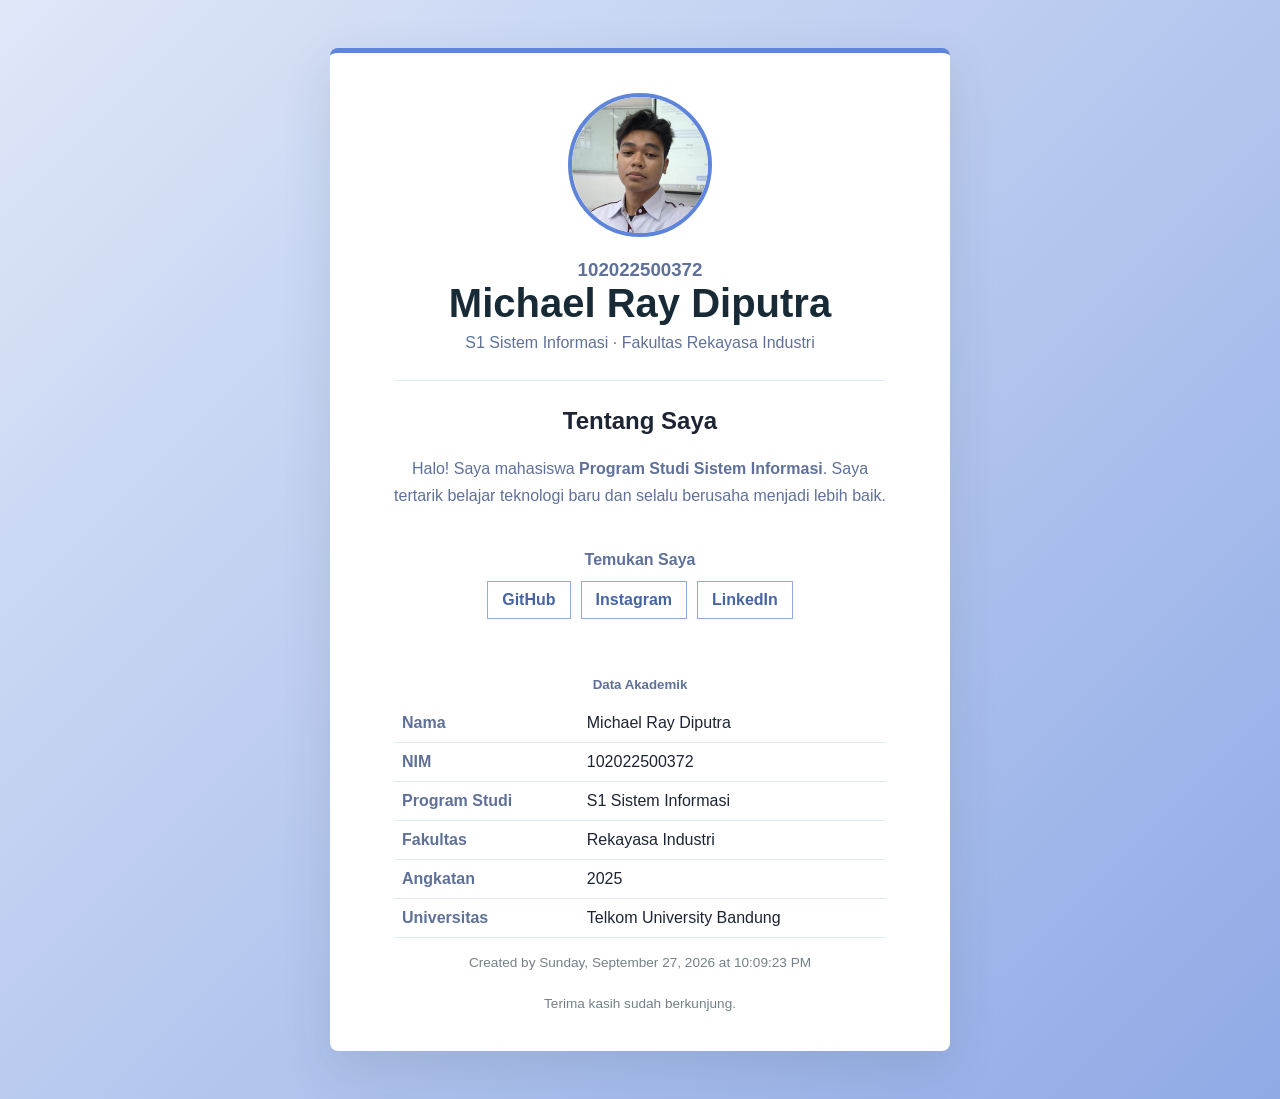
<file: LATIHANPRAKTIKUM_M1_MICHAEL/index.html>
<!doctype html>
<html lang="id">
  <head>
    <meta charset="UTF-8" />
    <meta name="viewport" content="width=device-width, initial-scale=1.0" />
    <meta name="description" content="Profil singkat mahasiswa dan tautan media sosial." />
    <title>Personal Web</title>
    <link rel="icon" href="src/favicon.ico" />
    <link rel="stylesheet" href="style.css" />
  </head>

  <body>
    <main class="profile">
      <header class="profile-header">
        <img class="profile-img" src="src/20260304_151713.jpg" alt="Foto profil michael" />
        <h3 class="subtitle">102022500372</h3>
        <h1>Michael Ray Diputra</h1>
        <p class="subtitle">S1 Sistem Informasi · Fakultas Rekayasa Industri</p>
      </header>

      <div class="about">
        <h2 id="about-title">Tentang Saya</h2>
        <p>
          Halo! Saya mahasiswa <strong>Program Studi Sistem Informasi</strong>. Saya tertarik belajar teknologi baru dan selalu berusaha menjadi lebih baik.
        </p>
      </div>

      <div class="social">
        <h4 id="social-title">Temukan Saya</h4>
        <nav class="social-links">
          <a href="https://github.com/michaeldiputra" target="_blank">GitHub</a>
          <a href="https://www.instagram.com/michael_257raydi" target="_blank">Instagram</a>
          <a href="https://www.linkedin.com/in/michaeldiputra" target="_blank">LinkedIn</a>
        </nav>
      </div>

      <div class="details">
        <h5 id="details-title">Data Akademik</h5>
        <table aria-labelledby="details-title">
          <tbody>
            <tr>
              <th scope="row">Nama</th>
              <td>Michael Ray Diputra</td>
            </tr>
            <tr>
              <th scope="row">NIM</th>
              <td>102022500372</td>
            </tr>
            <tr>
              <th scope="row">Program Studi</th>
              <td>S1 Sistem Informasi</td>
            </tr>
            <tr>
              <th scope="row">Fakultas</th>
              <td>Rekayasa Industri</td>
            </tr>
            <tr>
              <th scope="row">Angkatan</th>
              <td>2025</td>
            </tr>
            <tr>
              <th scope="row">Universitas</th>
              <td>Telkom University Bandung</td>
            </tr>
          </tbody>
        </table>
        <p class="created">
          Created by
          <time datetime="2026-09-27T22:09:23+07:00">Sunday, September 27, 2026 at 10:09:23 PM</time>
        </p>
      </div>

      <footer>
        <h6>Terima kasih sudah berkunjung.</h6>
      </footer>
    </main>
  </body>
</html>
</file>
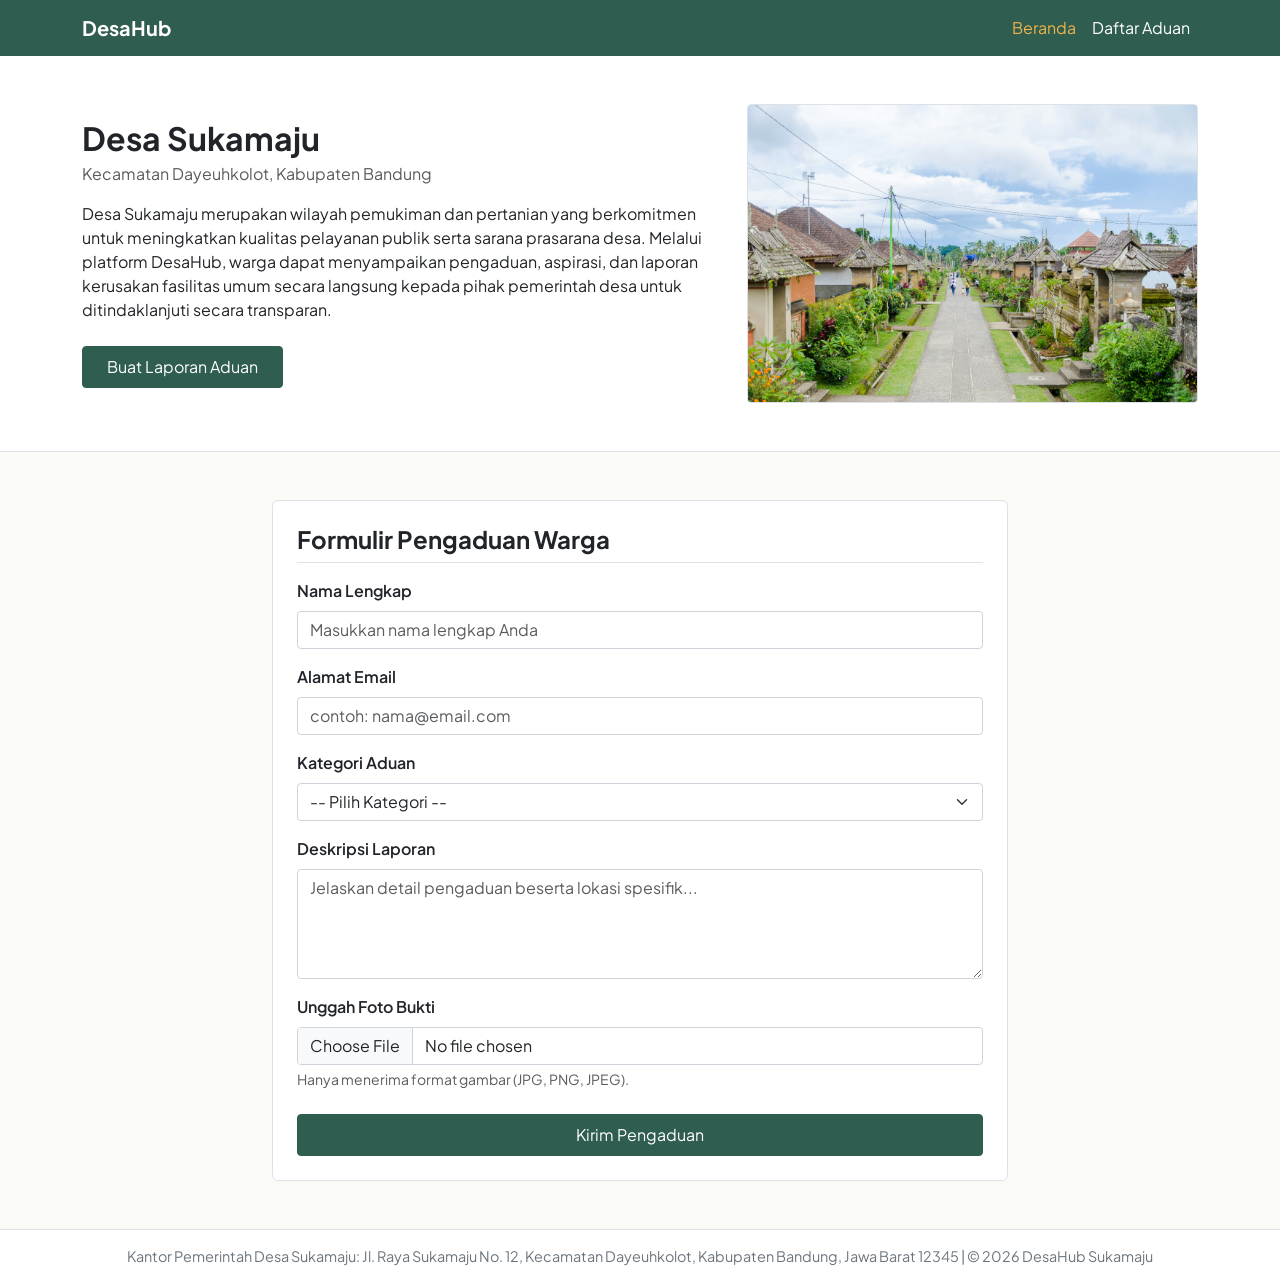
<file: M4_LATIHANPHP_MICHAEL/src/desahub-web-CRUD/desahub-web-CRUD/index.html>
<!DOCTYPE html>
<html lang="id">

<head>
    <meta charset="UTF-8">
    <meta name="viewport" content="width=device-width, initial-scale=1.0">
    <title>DesaHub - Layanan Pengaduan Warga Desa Sukamaju</title>
    <link rel="icon" type="image/png" href="assets/icon_title.png">
    <!-- Bootstrap 5 CSS CDN -->
    <link href="https://cdn.jsdelivr.net/npm/bootstrap@5.3.3/dist/css/bootstrap.min.css" rel="stylesheet">
    <!-- Custom CSS -->
    <link rel="stylesheet" href="css/style.css">
</head>

<body>

    <!-- Header & Navigasi -->
    <nav class="navbar navbar-expand-lg navbar-dark navbar-custom">
        <div class="container">
            <a class="navbar-brand fw-bold" href="index.html">DesaHub</a>
            <!-- Tombol Hamburger untuk navigasi pada perangkat mobile -->
            <button class="navbar-toggler" type="button" data-bs-toggle="collapse" data-bs-target="#navbarNav"
                aria-controls="navbarNav" aria-expanded="false" aria-label="Toggle navigation">
                <span class="navbar-toggler-icon"></span>
            </button>
            <!-- wadah menu (Tersembunyi di mobile, tampil terbuka di desktop) -->
            <div class="collapse navbar-collapse" id="navbarNav">
                <ul class="navbar-nav ms-auto">
                    <li class="nav-item">
                        <a class="nav-link active" aria-current="page" href="index.html">Beranda</a>
                    </li>
                    <li class="nav-item">
                        <a class="nav-link" href="daftar-aduan.html">Daftar Aduan</a>
                    </li>
                </ul>
            </div>
        </div>
    </nav>

    <!-- Profil Desa / Hero Section -->
    <section class="hero-section">
        <div class="container">
            <div class="row align-items-center g-4">
                <div class="col-md-7 text-start">
                    <h1 class="h2 fw-bold mb-1">Desa Sukamaju</h1>
                    <p class="text-muted mb-3">Kecamatan Dayeuhkolot, Kabupaten Bandung</p>
                    <p class="mb-4">
                        Desa Sukamaju merupakan wilayah pemukiman dan pertanian yang berkomitmen untuk meningkatkan
                        kualitas pelayanan publik serta sarana prasarana desa. Melalui platform DesaHub, warga dapat
                        menyampaikan pengaduan, aspirasi, dan laporan kerusakan fasilitas umum secara langsung kepada
                        pihak pemerintah desa untuk ditindaklanjuti secara transparan.
                    </p>
                    <a href="#form-pengaduan" class="btn btn-primary-custom px-4 py-2">Buat Laporan Aduan</a>
                </div>
                <div class="col-md-5 text-center">
                    <img src="assets/desa.jpg" alt="Foto Kantor Desa Sukamaju" class="hero-img">
                </div>
            </div>
        </div>
    </section>

    <!-- Formulir Pengaduan Warga -->
    <section id="form-pengaduan" class="py-5">
        <div class="container">
            <div class="row justify-content-center">
                <div class="col-lg-8">
                    <div class="form-card">
                        <h2 class="h4 fw-bold mb-3 border-bottom pb-2">Formulir Pengaduan Warga</h2>
                        <form action="#" method="POST" enctype="multipart/form-data">

                            <div class="mb-3">
                                <label for="nama" class="form-label fw-semibold">Nama Lengkap</label>
                                <input type="text" class="form-control" id="nama" name="nama"
                                    placeholder="Masukkan nama lengkap Anda" required>
                            </div>

                            <div class="mb-3">
                                <label for="email" class="form-label fw-semibold">Alamat Email</label>
                                <input type="email" class="form-control" id="email" name="email"
                                    placeholder="contoh: nama@email.com" required>
                            </div>

                            <div class="mb-3">
                                <label for="kategori" class="form-label fw-semibold">Kategori Aduan</label>
                                <select class="form-select" id="kategori" name="kategori" required>
                                    <option value="" selected disabled>-- Pilih Kategori --</option>
                                    <option value="Jalan Rusak">Jalan Rusak</option>
                                    <option value="Lampu Penerangan">Lampu Penerangan</option>
                                    <option value="Fasilitas Umum">Fasilitas Umum</option>
                                    <option value="Kebersihan">Kebersihan</option>
                                    <option value="Lainnya">Lainnya</option>
                                </select>
                            </div>

                            <div class="mb-3">
                                <label for="deskripsi" class="form-label fw-semibold">Deskripsi Laporan</label>
                                <textarea class="form-control" id="deskripsi" name="deskripsi" rows="4"
                                    placeholder="Jelaskan detail pengaduan beserta lokasi spesifik..."
                                    required></textarea>
                            </div>

                            <div class="mb-4">
                                <label for="foto" class="form-label fw-semibold">Unggah Foto Bukti</label>
                                <input class="form-control" type="file" id="foto" name="foto" accept="image/*" required>
                                <div class="form-text">Hanya menerima format gambar (JPG, PNG, JPEG).</div>
                            </div>

                            <button type="submit" class="btn btn-primary-custom w-100 py-2">Kirim Pengaduan</button>

                        </form>
                    </div>
                </div>
            </div>
        </div>
    </section>

    <!-- Footer -->
    <footer class="footer-custom text-center">
        <div class="container">
            <p class="mb-0">Kantor Pemerintah Desa Sukamaju: Jl. Raya Sukamaju No. 12, Kecamatan Dayeuhkolot, Kabupaten
                Bandung, Jawa Barat 12345 | &copy; 2026 DesaHub Sukamaju</p>
        </div>
    </footer>

    <!-- Bootstrap 5 JS Bundle CDN -->
    <script src="https://cdn.jsdelivr.net/npm/bootstrap@5.3.3/dist/js/bootstrap.bundle.min.js"></script>
</body>

</html>
</file>
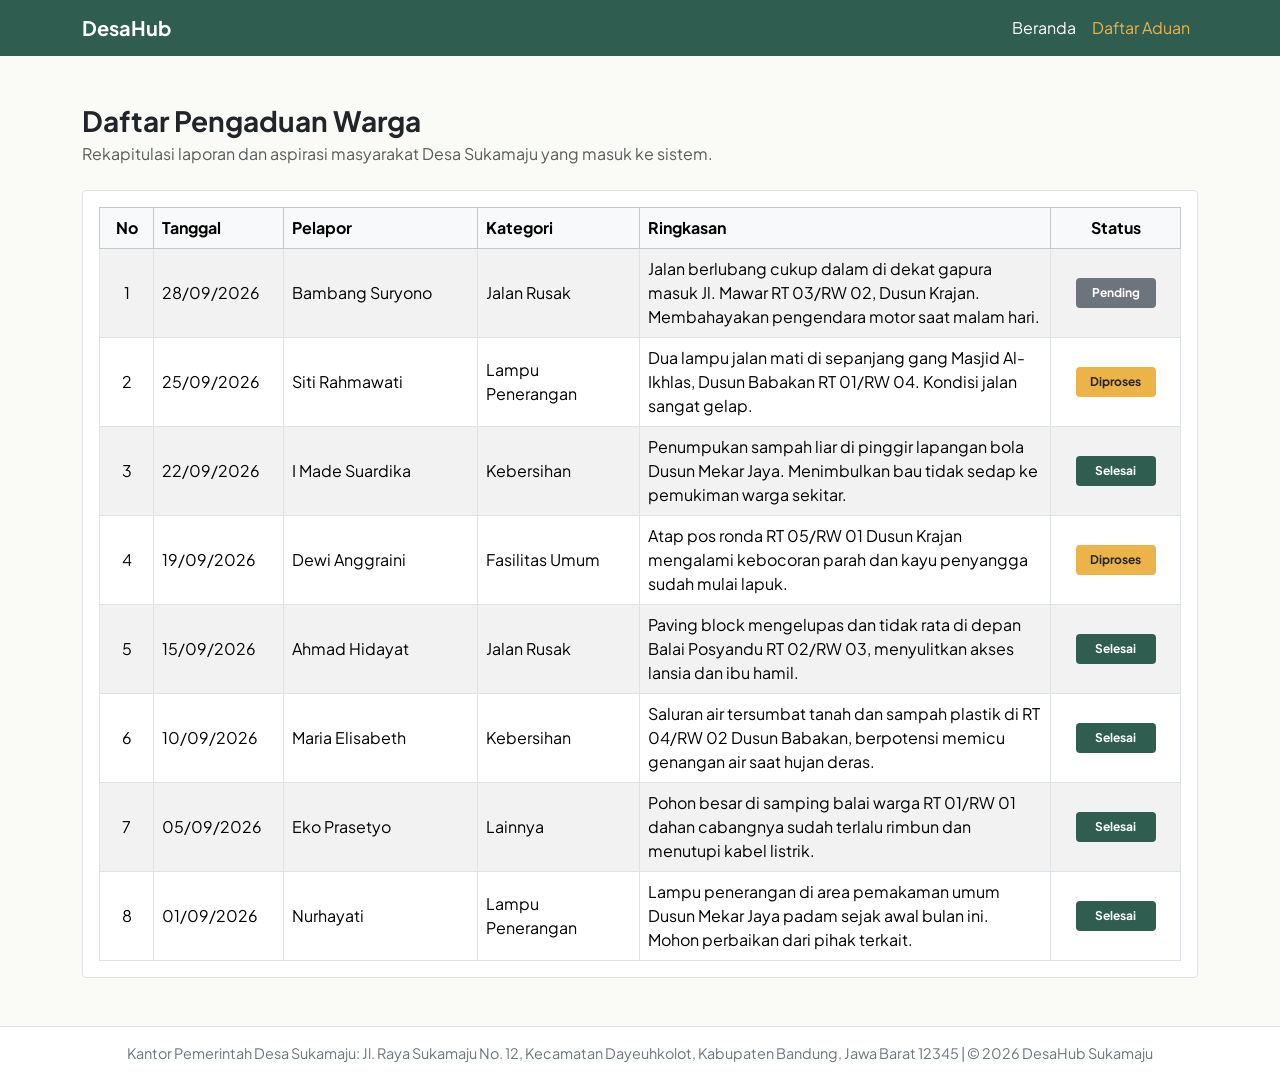
<file: M4_LATIHANPHP_MICHAEL/src/desahub-web-CRUD/desahub-web-CRUD/daftar-aduan.html>
<!DOCTYPE html>
<html lang="id">

<head>
    <meta charset="UTF-8">
    <meta name="viewport" content="width=device-width, initial-scale=1.0">
    <title>Daftar Aduan - DesaHub Desa Sukamaju</title>
    <link rel="icon" type="image/png" href="assets/icon_title.png">
    <!-- Bootstrap 5 CSS CDN -->
    <link href="https://cdn.jsdelivr.net/npm/bootstrap@5.3.3/dist/css/bootstrap.min.css" rel="stylesheet">
    <!-- Custom CSS -->
    <link rel="stylesheet" href="css/style.css">
</head>

<body>

    <!-- Header & Navigasi -->
    <nav class="navbar navbar-expand-lg navbar-dark navbar-custom">
        <div class="container">
            <a class="navbar-brand fw-bold" href="index.html">DesaHub</a>
            <button class="navbar-toggler" type="button" data-bs-toggle="collapse" data-bs-target="#navbarNav"
                aria-controls="navbarNav" aria-expanded="false" aria-label="Toggle navigation">
                <span class="navbar-toggler-icon"></span>
            </button>
            <div class="collapse navbar-collapse" id="navbarNav">
                <ul class="navbar-nav ms-auto">
                    <li class="nav-item">
                        <a class="nav-link" href="index.html">Beranda</a>
                    </li>
                    <li class="nav-item">
                        <a class="nav-link active" aria-current="page" href="daftar-aduan.html">Daftar Aduan</a>
                    </li>
                </ul>
            </div>
        </div>
    </nav>

    <!-- Konten Utama Daftar Aduan -->
    <main class="py-5">
        <div class="container">
            <div class="mb-4">
                <h1 class="h3 fw-bold mb-1">Daftar Pengaduan Warga</h1>
                <p class="text-muted">Rekapitulasi laporan dan aspirasi masyarakat Desa Sukamaju yang masuk ke sistem.
                </p>
            </div>

            <!-- Tabel -->
            <div class="table-responsive bg-white p-3 border rounded-1">
                <table class="table table-bordered table-striped align-middle mb-0">
                    <thead class="table-light">
                        <tr>
                            <th scope="col" class="text-center" style="width: 5%;">No</th>
                            <th scope="col" style="width: 12%;">Tanggal</th>
                            <th scope="col" style="width: 18%;">Pelapor</th>
                            <th scope="col" style="width: 15%;">Kategori</th>
                            <th scope="col" style="width: 38%;">Ringkasan</th>
                            <th scope="col" class="text-center" style="width: 12%;">Status</th>
                        </tr>
                    </thead>
                    <tbody>
                        <tr>
                            <td class="text-center">1</td>
                            <td>28/09/2026</td>
                            <td>Bambang Suryono</td>
                            <td>Jalan Rusak</td>
                            <td>Jalan berlubang cukup dalam di dekat gapura masuk Jl. Mawar RT 03/RW 02, Dusun Krajan.
                                Membahayakan pengendara motor saat malam hari.</td>
                            <td class="text-center"><span class="badge badge-pending px-2 py-1">Pending</span></td>
                        </tr>
                        <tr>
                            <td class="text-center">2</td>
                            <td>25/09/2026</td>
                            <td>Siti Rahmawati</td>
                            <td>Lampu Penerangan</td>
                            <td>Dua lampu jalan mati di sepanjang gang Masjid Al-Ikhlas, Dusun Babakan RT 01/RW 04.
                                Kondisi jalan sangat gelap.</td>
                            <td class="text-center"><span class="badge badge-diproses px-2 py-1">Diproses</span></td>
                        </tr>
                        <tr>
                            <td class="text-center">3</td>
                            <td>22/09/2026</td>
                            <td>I Made Suardika</td>
                            <td>Kebersihan</td>
                            <td>Penumpukan sampah liar di pinggir lapangan bola Dusun Mekar Jaya. Menimbulkan bau tidak
                                sedap ke pemukiman warga sekitar.</td>
                            <td class="text-center"><span class="badge badge-selesai px-2 py-1">Selesai</span></td>
                        </tr>
                        <tr>
                            <td class="text-center">4</td>
                            <td>19/09/2026</td>
                            <td>Dewi Anggraini</td>
                            <td>Fasilitas Umum</td>
                            <td>Atap pos ronda RT 05/RW 01 Dusun Krajan mengalami kebocoran parah dan kayu penyangga
                                sudah mulai lapuk.</td>
                            <td class="text-center"><span class="badge badge-diproses px-2 py-1">Diproses</span></td>
                        </tr>
                        <tr>
                            <td class="text-center">5</td>
                            <td>15/09/2026</td>
                            <td>Ahmad Hidayat</td>
                            <td>Jalan Rusak</td>
                            <td>Paving block mengelupas dan tidak rata di depan Balai Posyandu RT 02/RW 03, menyulitkan
                                akses lansia dan ibu hamil.</td>
                            <td class="text-center"><span class="badge badge-selesai px-2 py-1">Selesai</span></td>
                        </tr>
                        <tr>
                            <td class="text-center">6</td>
                            <td>10/09/2026</td>
                            <td>Maria Elisabeth</td>
                            <td>Kebersihan</td>
                            <td>Saluran air tersumbat tanah dan sampah plastik di RT 04/RW 02 Dusun Babakan, berpotensi
                                memicu genangan air saat hujan deras.</td>
                            <td class="text-center"><span class="badge badge-selesai px-2 py-1">Selesai</span></td>
                        </tr>
                        <tr>
                            <td class="text-center">7</td>
                            <td>05/09/2026</td>
                            <td>Eko Prasetyo</td>
                            <td>Lainnya</td>
                            <td>Pohon besar di samping balai warga RT 01/RW 01 dahan cabangnya sudah terlalu rimbun dan
                                menutupi kabel listrik.</td>
                            <td class="text-center"><span class="badge badge-selesai px-2 py-1">Selesai</span></td>
                        </tr>
                        <tr>
                            <td class="text-center">8</td>
                            <td>01/09/2026</td>
                            <td>Nurhayati</td>
                            <td>Lampu Penerangan</td>
                            <td>Lampu penerangan di area pemakaman umum Dusun Mekar Jaya padam sejak awal bulan ini.
                                Mohon perbaikan dari pihak terkait.</td>
                            <td class="text-center"><span class="badge badge-selesai px-2 py-1">Selesai</span></td>
                        </tr>
                    </tbody>
                </table>
            </div>
        </div>
    </main>

    <!-- Footer -->
    <footer class="footer-custom text-center">
        <div class="container">
            <p class="mb-0">Kantor Pemerintah Desa Sukamaju: Jl. Raya Sukamaju No. 12, Kecamatan Dayeuhkolot, Kabupaten
                Bandung, Jawa Barat 12345 | &copy; 2026 DesaHub Sukamaju</p>
        </div>
    </footer>

    <!-- Bootstrap 5 JS Bundle CDN -->
    <script src="https://cdn.jsdelivr.net/npm/bootstrap@5.3.3/dist/js/bootstrap.bundle.min.js"></script>
</body>

</html>
</file>
<file: LATIHANPRAKTIKUM_M1_MICHAEL/style.css>
:root {
  font-family: Helvetica, sans-serif;
  color: #1d2433;
  background: #8faae6;
  --primary-color: #5f85db;
}

* {
  box-sizing: border-box;
}

body {
  min-height: 100vh;
  margin: 0;
  padding: 48px 20px;
  background: linear-gradient(135deg, #dfe7f8, #8faae6);
}

.profile {
  width: 100%;
  max-width: 620px;
  margin: 0 auto;
  padding: 40px clamp(22px, 7vw, 64px);
  background: #fff;
  border-top: 5px solid var(--primary-color);
  border-radius: 8px;
  box-shadow: 0 18px 50px rgb(34 59 68 / 12%);
  text-align: center;
}

.profile-header {
  padding-bottom: 28px;
  border-bottom: 1px solid #dfe7f8;
}

.profile-img {
  display: block;
  width: 144px;
  height: 144px;
  margin: 0 auto 22px;
  border: 4px solid var(--primary-color);
  border-radius: 50%;
  object-fit: cover;
}

h1,
h2,
h3,
h4,
h5,
h6 {
  margin-top: 0;
}

h1 {
  margin-bottom: 8px;
  color: #172a35;
  font-size: 2.5rem;
}

.subtitle {
  margin: 0;
  color: #5f7199;
}

.about,
.social {
  padding-top: 26px;
}

.details {
  padding-top: 42px
}

.about p {
  color: #5f7199;
  line-height: 1.7;
}

.social h4,
.details h5 {
  margin-bottom: 12px;
  color: #5f7199;
}

table {
  width: 100%;
  border-collapse: collapse;
  text-align: left;
}

th,
td {
  padding: 10px 8px;
  border-bottom: 1px solid #dfe7f8;
}

th {
  color: #5f7199;
}

.created {
  margin-bottom: 0;
  color: #738188;
  font-size: 0.85rem;
  line-height: 1.6;
}

.social-links {
  display: flex;
  flex-wrap: wrap;
  justify-content: center;
  gap: 10px;
  margin-bottom: 16px;
}

.social-links a {
  padding: 9px 14px;
  border: 1px solid #8faae6;
  color: #4764a4;
  font-weight: 700;
  text-decoration: none;
}

.social-links a:hover,
.social-links a:focus-visible {
  background: #e7f5f2;
  outline: 2px solid var(--primary-color);
  outline-offset: 2px;
}

footer {
  padding-top: 22px;
  color: #738188;
}

footer h6 {
  margin-bottom: 0;
  font-size: 0.85rem;
  font-weight: 400;
}

@media (max-width: 480px) {
  body {
    padding: 20px 12px;
  }

  .profile {
    padding-top: 30px;
    padding-bottom: 30px;
  }
}
</file>
<file: M4_LATIHANPHP_MICHAEL/src/desahub-web-CRUD/desahub-web-CRUD/css/style.css>
/* Google Fonts Import */
@import url('https://fonts.googleapis.com/css2?family=Plus+Jakarta+Sans:wght@400;500;600;700&display=swap');

/* Variable Warna & Pengaturan Dasar */
:root {
    --primary-color: #2F5D50;
    --primary-hover: #24483E;
    --accent-color: #ecb349;
    --bg-color: #FAFAF7;
    --text-color: #212529;
    --border-color: #DEE2E6;
}

body {
    font-family: 'Plus Jakarta Sans', sans-serif;
    background-color: var(--bg-color);
    color: var(--text-color);
}

/* Navbar Custom */
.navbar-custom {
    background-color: var(--primary-color);
}

.navbar-custom .navbar-brand,
.navbar-custom .nav-link {
    color: #FFFFFF;
}

.navbar-custom .nav-link:hover,
.navbar-custom .nav-link.active {
    color: var(--accent-color);
}

/* Hero Section */
.hero-section {
    padding: 3rem 0;
    border-bottom: 1px solid var(--border-color);
    background-color: #FFFFFF;
}

.hero-img {
    width: 100%;
    height: auto;
    max-height: 320px;
    object-fit: cover;
    border-radius: 4px;
    border: 1px solid var(--border-color);
}

/* Form Custom */
.form-card {
    background-color: #FFFFFF;
    border: 1px solid var(--border-color);
    border-radius: 6px;
    padding: 1.5rem;
}

.btn-primary-custom {
    background-color: var(--primary-color);
    border-color: var(--primary-color);
    color: #FFFFFF;
    border-radius: 4px;
}

.btn-primary-custom:hover {
    background-color: var(--primary-hover);
    border-color: var(--primary-hover);
    color: #FFFFFF;
}

.form-control,
.form-select {
    border-radius: 4px;
    border-color: #CED4DA;
}

.form-control:focus,
.form-select:focus {
    border-color: var(--primary-color);
    box-shadow: 0 0 0 0.2rem rgba(47, 93, 80, 0.25);
}

/* Badge Status Custom */
.badge {
    border-radius: 4px;
    width: 80px;
    height: 30px;
    display: inline-flex;
    align-items: center;     /* Rata tengah secara vertikal */
    justify-content: center; /* Rata tengah secara horizontal */
}
.badge-pending {
    background-color: #6C757D;
    color: #FFFFFF;
}

.badge-diproses {
    background-color: var(--accent-color);
    color: #212529;
}

.badge-selesai {
    background-color: var(--primary-color);
    color: #FFFFFF;
}

/* Footer Custom */
.footer-custom {
    background-color: #FFFFFF;
    border-top: 1px solid var(--border-color);
    padding: 1rem 0;
    color: #6C757D;
    font-size: 0.9rem;
}
</file>
